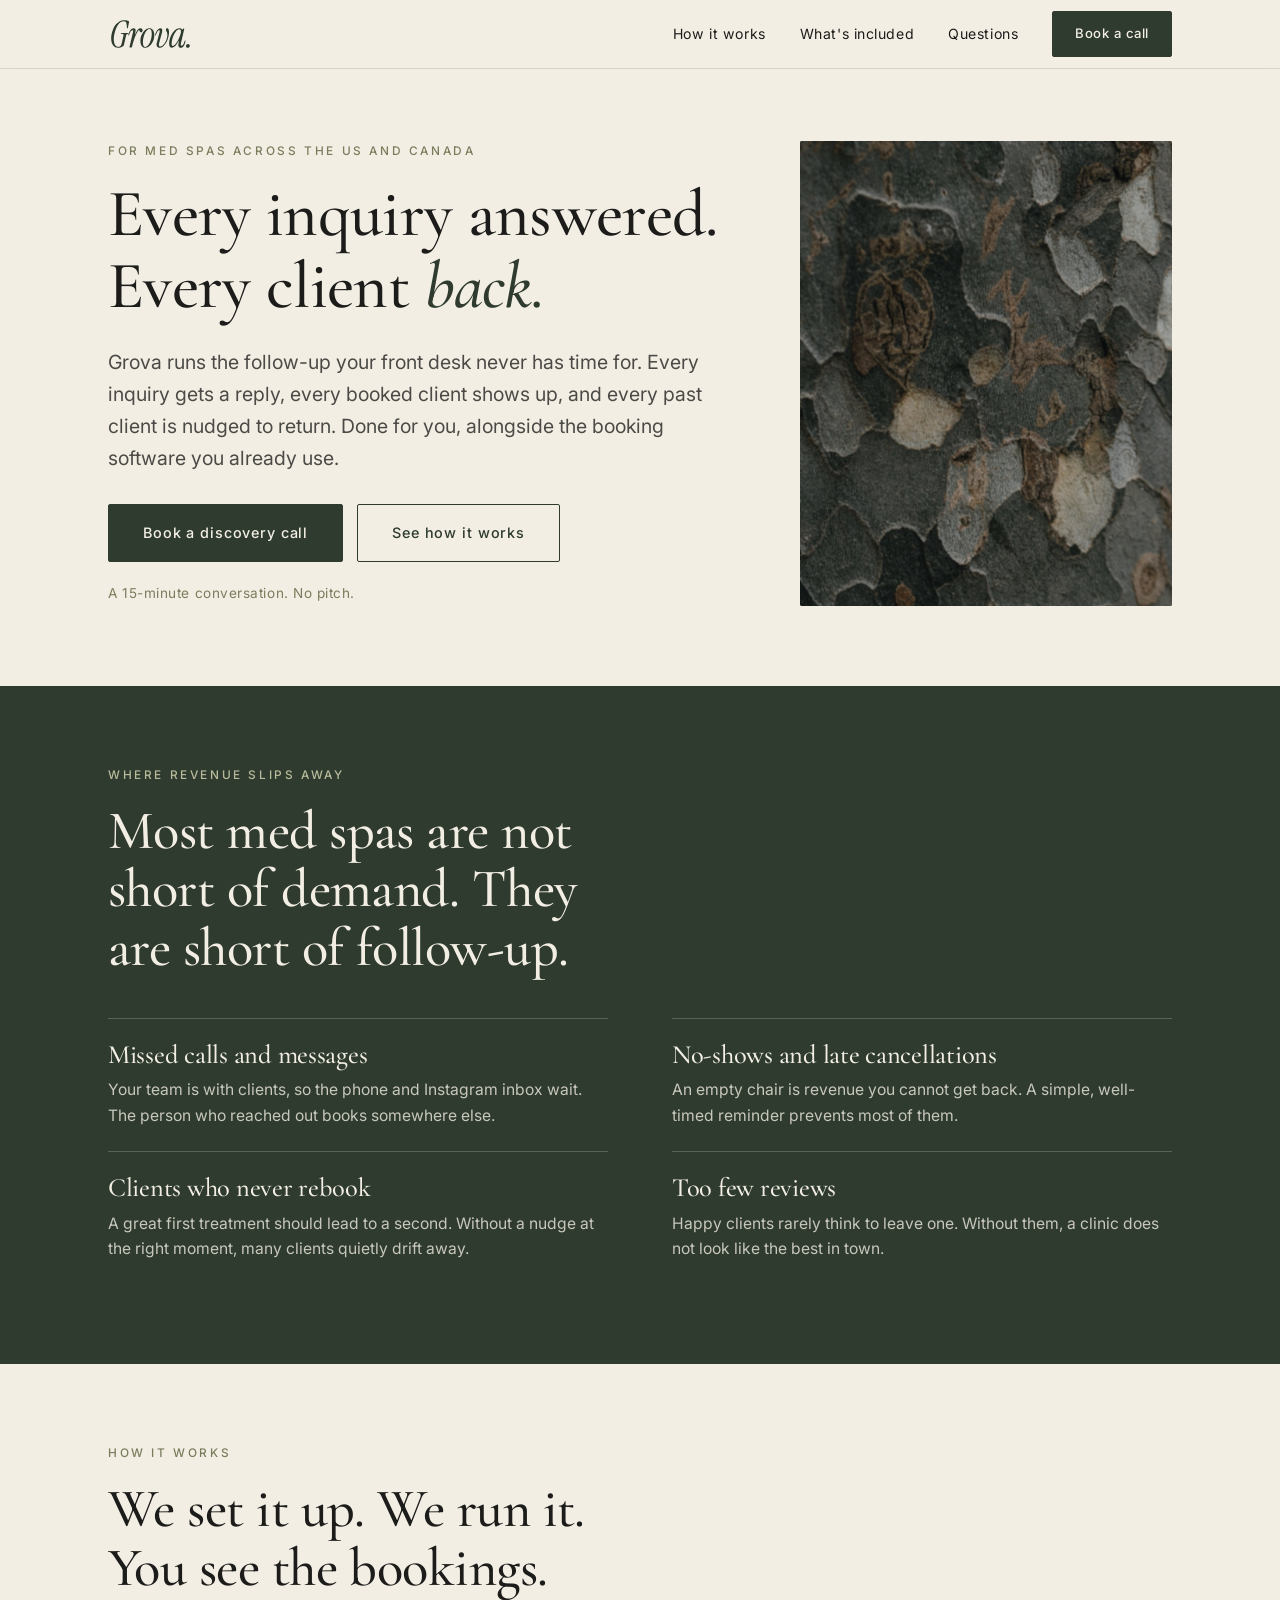
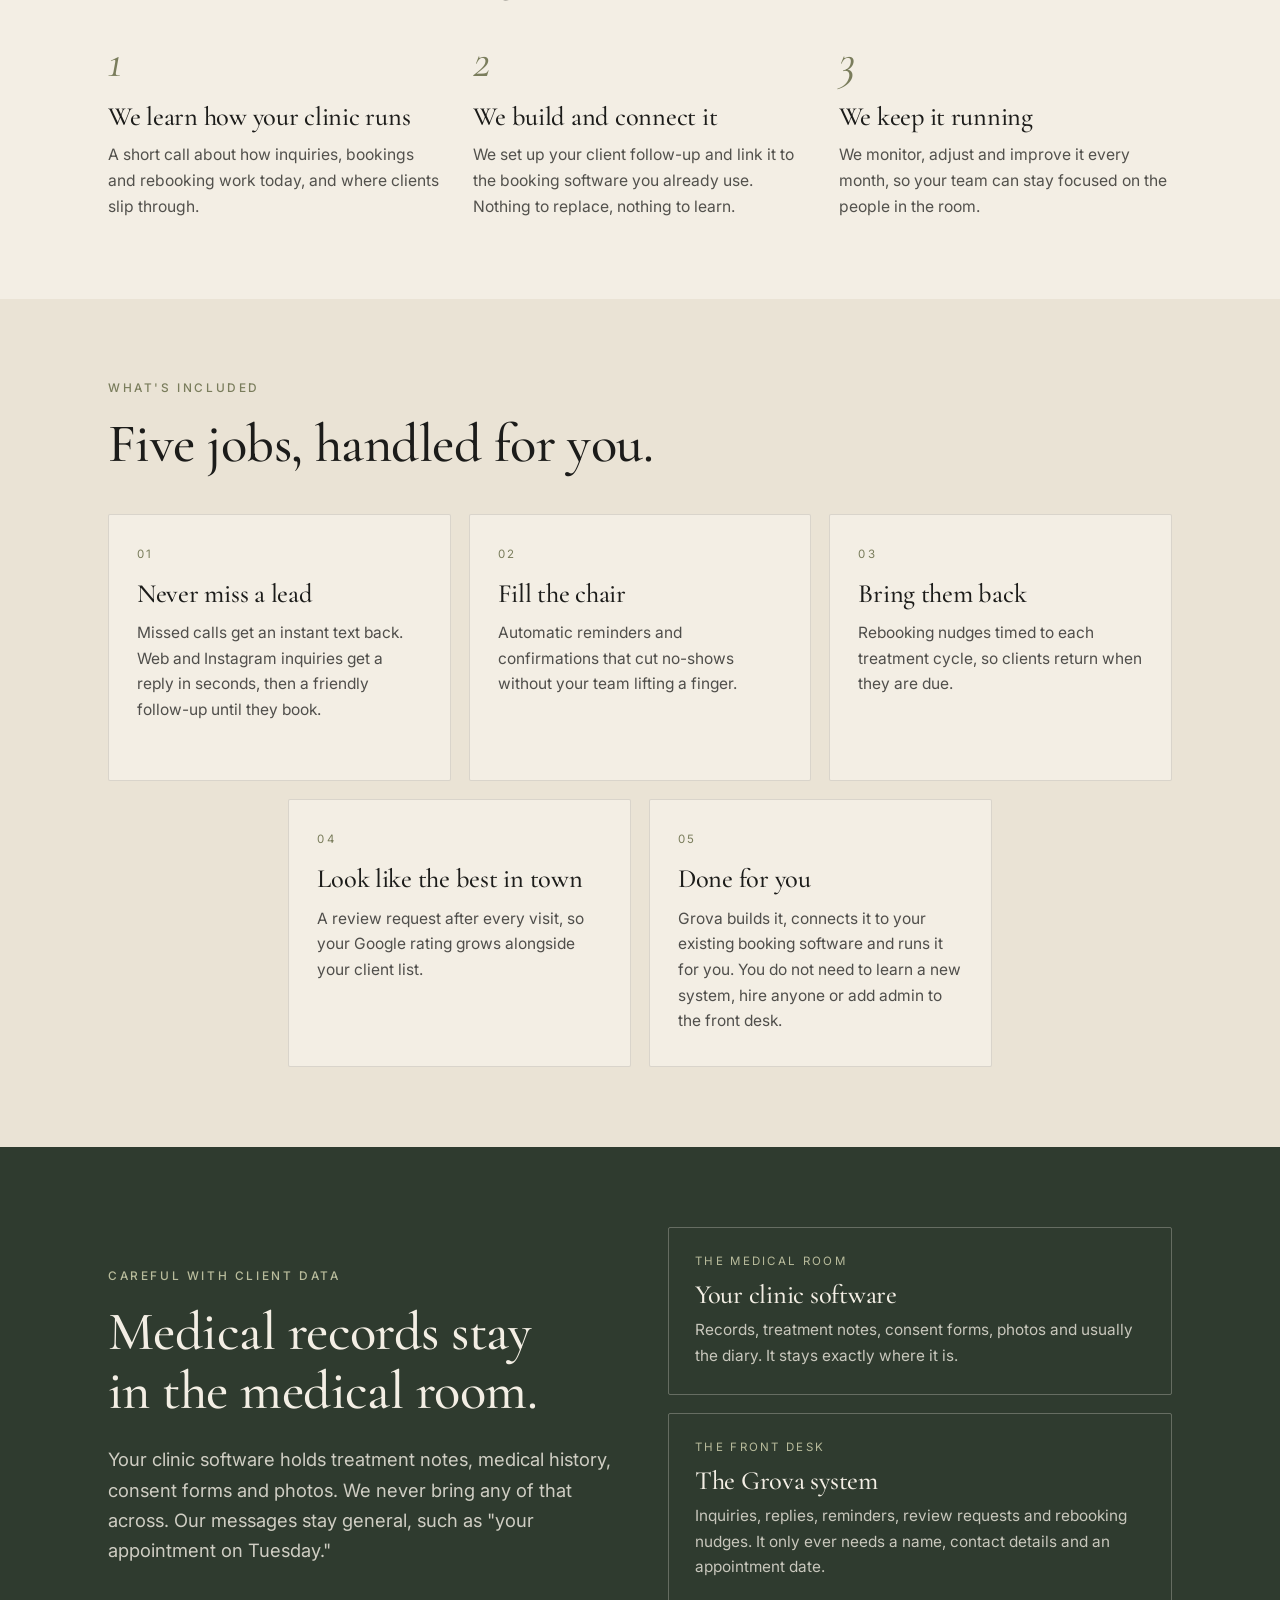
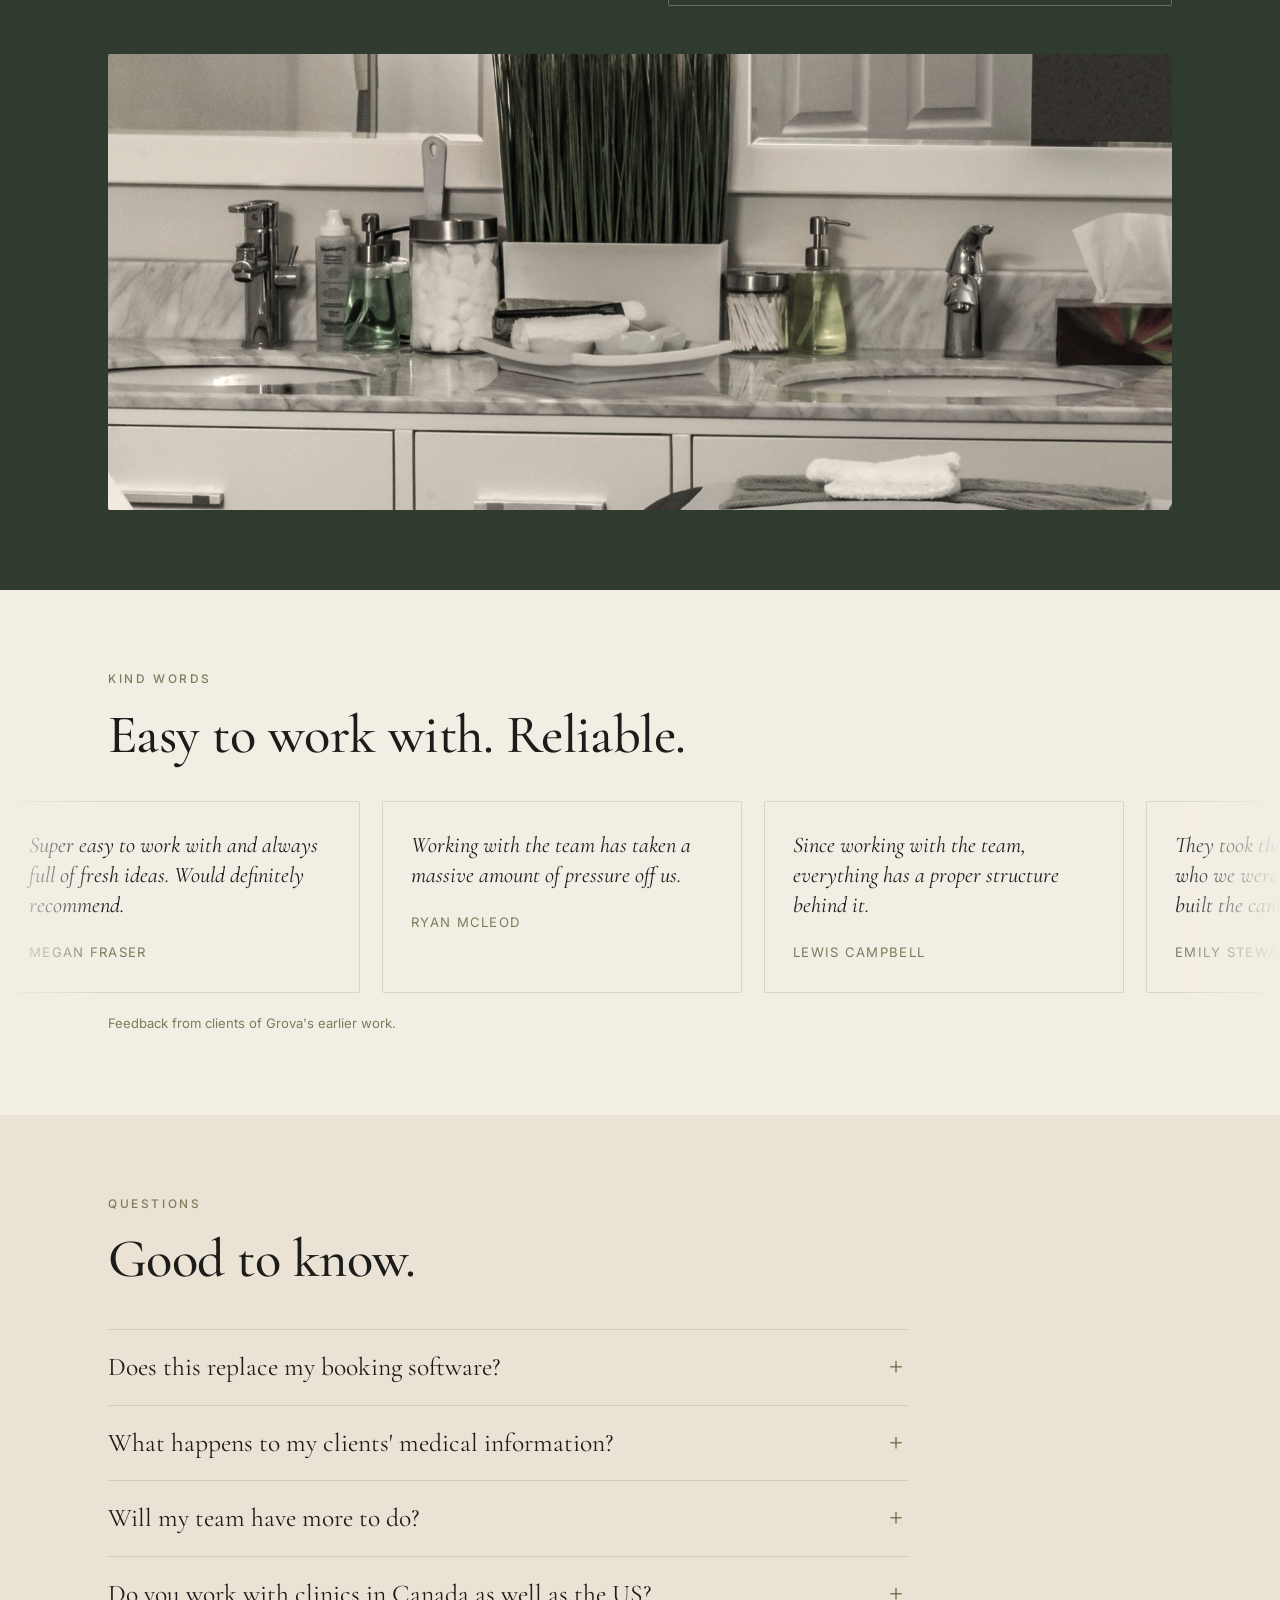
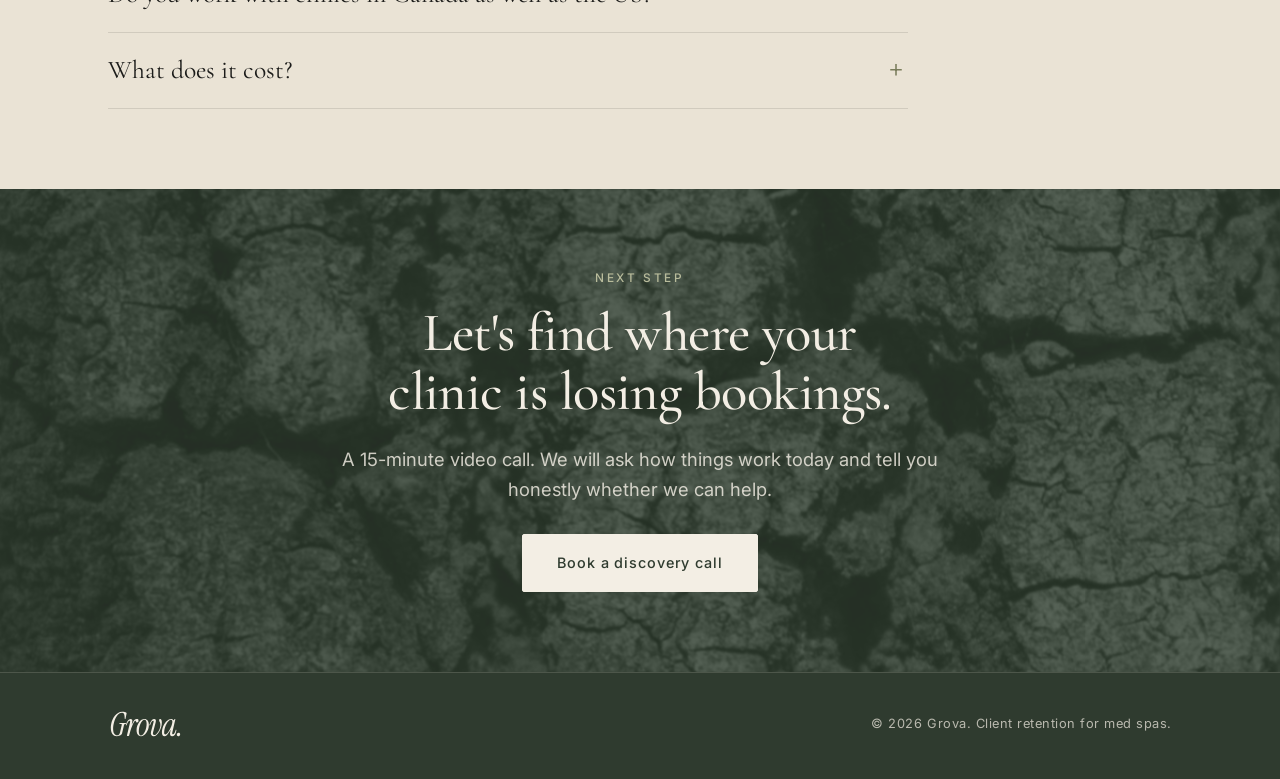
<file: index.html>
<!DOCTYPE html>
<html lang="en">
<head>
<meta charset="UTF-8" />
<meta name="viewport" content="width=device-width, initial-scale=1.0" />
<title>GROVA | Client retention for med spas</title>
<meta name="description" content="GROVA answers every inquiry, cuts no-shows and brings past clients back, so your med spa keeps the revenue it already earned. Done for you, alongside the booking software you already use." />
<link rel="icon" type="image/svg+xml" href="assets/grova-G-green-transparent.svg" />
<link rel="preconnect" href="https://fonts.googleapis.com" />
<link rel="preconnect" href="https://fonts.gstatic.com" crossorigin />
<link href="https://fonts.googleapis.com/css2?family=Cormorant+Garamond:ital,wght@0,400;0,500;0,600;1,400;1,500&family=Inter:wght@300;400;500&display=swap" rel="stylesheet" />
<script>document.documentElement.classList.add('js')</script>
<link rel="stylesheet" href="styles.css" />
</head>
<body>

<nav>
  <div class="wrap nav-inner">
    <a class="nav-logo" href="#top" aria-label="Grova home"><img src="assets/grova-wordmark-green.svg" alt="Grova." /></a>
    <div class="nav-links">
      <a href="#how">How it works</a>
      <a href="#included">What's included</a>
      <a href="#faq">Questions</a>
      <a class="btn" href="work-with-us.html">Book a call</a>
    </div>
  </div>
</nav>

<header class="hero" id="top">
  <div class="wrap hero-grid">
    <div>
      <p class="eyebrow">For med spas across the US and Canada</p>
      <h1>Every inquiry answered. Every client <em>back.</em></h1>
      <p class="lead">Grova runs the follow-up your front desk never has time for. Every inquiry gets a reply, every booked client shows up, and every past client is nudged to return. Done for you, alongside the booking software you already use.</p>
      <div class="btn-row">
        <a class="btn" href="work-with-us.html">Book a discovery call</a>
        <a class="btn ghost" href="#how">See how it works</a>
      </div>
      <p class="hero-note">A 15-minute conversation. No pitch.</p>
    </div>
    <div class="hero-img"><img src="assets/images/hero-plane-bark.jpg" alt="" data-parallax /></div>
  </div>
</header>

<section class="on-green" id="leaks">
  <div class="wrap">
    <div class="section-head">
      <p class="eyebrow">Where revenue slips away</p>
      <h2>Most med spas are not short of demand. They are short of follow-up.</h2>
    </div>
    <div class="leaks">
      <div class="leak">
        <h3>Missed calls and messages</h3>
        <p>Your team is with clients, so the phone and Instagram inbox wait. The person who reached out books somewhere else.</p>
      </div>
      <div class="leak">
        <h3>No-shows and late cancellations</h3>
        <p>An empty chair is revenue you cannot get back. A simple, well-timed reminder prevents most of them.</p>
      </div>
      <div class="leak">
        <h3>Clients who never rebook</h3>
        <p>A great first treatment should lead to a second. Without a nudge at the right moment, many clients quietly drift away.</p>
      </div>
      <div class="leak">
        <h3>Too few reviews</h3>
        <p>Happy clients rarely think to leave one. Without them, a clinic does not look like the best in town.</p>
      </div>
    </div>
  </div>
</section>

<section id="how">
  <div class="wrap">
    <div class="section-head">
      <p class="eyebrow">How it works</p>
      <h2>We set it up. We run it. You see the bookings.</h2>
    </div>
    <div class="steps">
      <div class="step">
        <div class="num">1</div>
        <h3>We learn how your clinic runs</h3>
        <p>A short call about how inquiries, bookings and rebooking work today, and where clients slip through.</p>
      </div>
      <div class="step">
        <div class="num">2</div>
        <h3>We build and connect it</h3>
        <p>We set up your client follow-up and link it to the booking software you already use. Nothing to replace, nothing to learn.</p>
      </div>
      <div class="step">
        <div class="num">3</div>
        <h3>We keep it running</h3>
        <p>We monitor, adjust and improve it every month, so your team can stay focused on the people in the room.</p>
      </div>
    </div>
  </div>
</section>

<section class="on-deep" id="included">
  <div class="wrap">
    <div class="section-head">
      <p class="eyebrow">What's included</p>
      <h2>Five jobs, handled for you.</h2>
    </div>
    <div class="cards">
      <div class="card">
        <p class="tag">01</p>
        <h3>Never miss a lead</h3>
        <p>Missed calls get an instant text back. Web and Instagram inquiries get a reply in seconds, then a friendly follow-up until they book.</p>
      </div>
      <div class="card">
        <p class="tag">02</p>
        <h3>Fill the chair</h3>
        <p>Automatic reminders and confirmations that cut no-shows without your team lifting a finger.</p>
      </div>
      <div class="card">
        <p class="tag">03</p>
        <h3>Bring them back</h3>
        <p>Rebooking nudges timed to each treatment cycle, so clients return when they are due.</p>
      </div>
      <div class="card">
        <p class="tag">04</p>
        <h3>Look like the best in town</h3>
        <p>A review request after every visit, so your Google rating grows alongside your client list.</p>
      </div>
      <div class="card">
        <p class="tag">05</p>
        <h3>Done for you</h3>
        <p>Grova builds it, connects it to your existing booking software and runs it for you. You do not need to learn a new system, hire anyone or add admin to the front desk.</p>
      </div>
    </div>
  </div>
</section>

<section class="on-green" id="privacy">
  <div class="wrap split">
    <div>
      <p class="eyebrow">Careful with client data</p>
      <h2>Medical records stay in the medical room.</h2>
      <p class="lead">Your clinic software holds treatment notes, medical history, consent forms and photos. We never bring any of that across. Our messages stay general, such as "your appointment on Tuesday."</p>
    </div>
    <div class="rooms">
      <div class="room">
        <p class="tag">The medical room</p>
        <h3>Your clinic software</h3>
        <p>Records, treatment notes, consent forms, photos and usually the diary. It stays exactly where it is.</p>
      </div>
      <div class="room">
        <p class="tag">The front desk</p>
        <h3>The Grova system</h3>
        <p>Inquiries, replies, reminders, review requests and rebooking nudges. It only ever needs a name, contact details and an appointment date.</p>
      </div>
    </div>
  </div>
  <div class="wrap">
    <div class="band-img"><img src="assets/images/treatment-room.jpg" alt="" loading="lazy" data-parallax /></div>
  </div>
</section>

<section class="reviews" id="reviews">
  <div class="wrap">
    <div class="section-head">
      <p class="eyebrow">Kind words</p>
      <h2>Easy to work with. Reliable.</h2>
    </div>
  </div>
  <div class="marquee">
    <div class="track" id="track">
      <div class="review"><p>Super easy to work with and always full of fresh ideas. Would definitely recommend.</p><div class="who">Megan Fraser</div></div>
      <div class="review"><p>Working with the team has taken a massive amount of pressure off us.</p><div class="who">Ryan McLeod</div></div>
      <div class="review"><p>Since working with the team, everything has a proper structure behind it.</p><div class="who">Lewis Campbell</div></div>
      <div class="review"><p>They took the time to understand who we were trying to reach and built the campaigns around that.</p><div class="who">Emily Stewart</div></div>    </div>
  </div>
  <div class="wrap">
    <p class="review-note">Feedback from clients of Grova's earlier work.</p>
  </div>
</section>

<section class="on-deep" id="faq">
  <div class="wrap">
    <div class="section-head">
      <p class="eyebrow">Questions</p>
      <h2>Good to know.</h2>
    </div>
    <div class="faq">
      <details>
        <summary>Does this replace my booking software?</summary>
        <p>No. Your booking software stays exactly as it is. Grova works alongside it, handling the conversations and follow-up around each booking.</p>
      </details>
      <details>
        <summary>What happens to my clients' medical information?</summary>
        <p>It stays in your clinic software. We keep treatment notes, medical history, consent forms and photos out of our system entirely, and our messages stay general.</p>
      </details>
      <details>
        <summary>Will my team have more to do?</summary>
        <p>Less. Grova sets everything up and runs it. Your team simply sees more booked appointments and fewer empty chairs.</p>
      </details>
      <details>
        <summary>Do you work with clinics in Canada as well as the US?</summary>
        <p>Yes. We work with med spas across both countries, and we follow the different texting and privacy rules in each.</p>
      </details>
      <details>
        <summary>What does it cost?</summary>
        <p>It depends on your clinic and what you need. We will talk it through on a short discovery call, so you only pay for what makes sense for you.</p>
      </details>
    </div>
  </div>
</section>

<section class="on-green cta" id="book">
  <div class="cta-bg" aria-hidden="true"></div>
  <div class="wrap">
    <p class="eyebrow">Next step</p>
    <h2>Let's find where your clinic is losing bookings.</h2>
    <p class="lead">A 15-minute video call. We will ask how things work today and tell you honestly whether we can help.</p>
    <div class="btn-row">
      <a class="btn light" href="work-with-us.html">Book a discovery call</a>
    </div>
  </div>
</section>

<footer>
  <div class="wrap foot">
    <img src="assets/grova-wordmark-cream.svg" alt="Grova." />
    <small>&copy; <span id="yr">2026</span> Grova. Client retention for med spas.</small>
  </div>
</footer>

<script>
  // Build a seamless slow-moving reviews loop
  (function () {
    var t = document.getElementById('track');
    if (t) t.innerHTML = t.innerHTML.repeat(4);
    var y = document.getElementById('yr');
    if (y) y.textContent = new Date().getFullYear();
  })();
</script>
<script src="site.js" defer></script>
</body>
</html>
</file>
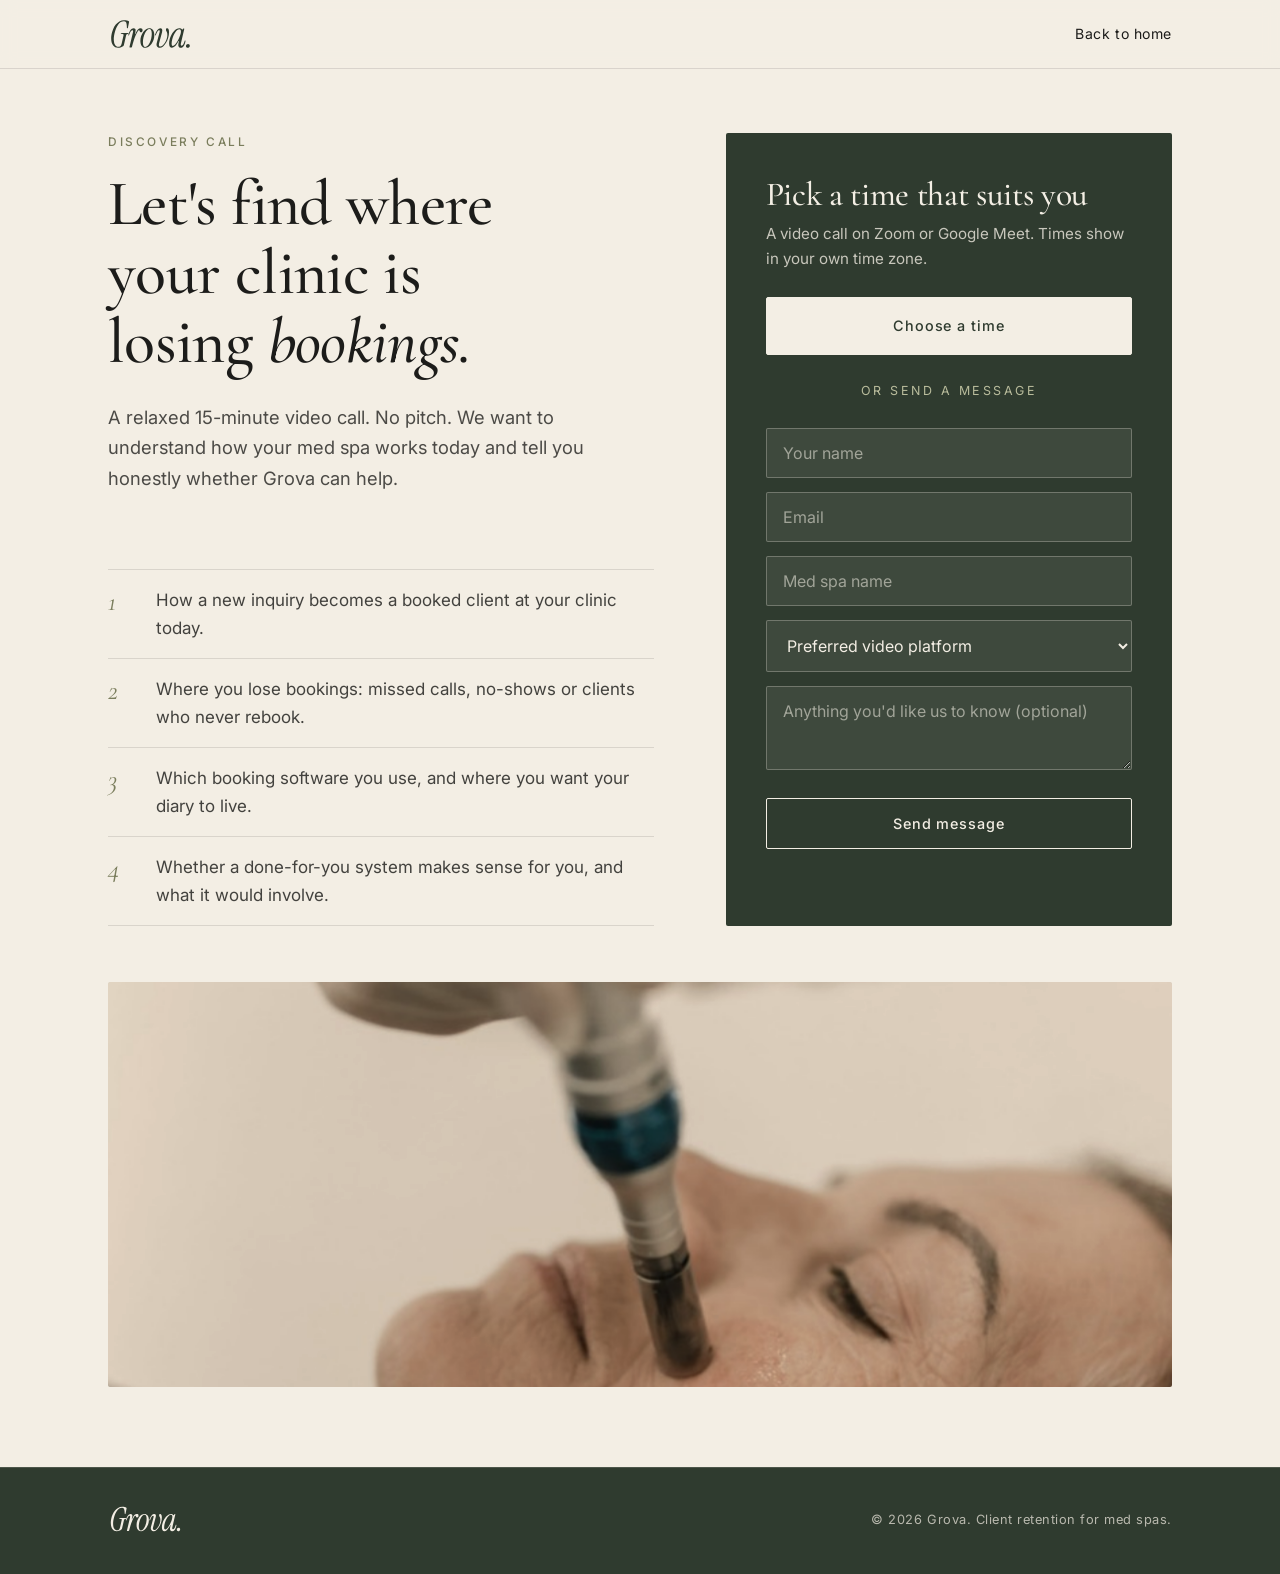
<file: work-with-us.html>
<!DOCTYPE html>
<html lang="en">
<head>
<meta charset="UTF-8" />
<meta name="viewport" content="width=device-width, initial-scale=1.0" />
<title>Book a discovery call | GROVA</title>
<meta name="description" content="Book a free 15-minute discovery call with GROVA and find out where your med spa is losing bookings." />
<link rel="icon" type="image/svg+xml" href="assets/grova-G-green-transparent.svg" />
<link rel="preconnect" href="https://fonts.googleapis.com" />
<link rel="preconnect" href="https://fonts.gstatic.com" crossorigin />
<link href="https://fonts.googleapis.com/css2?family=Cormorant+Garamond:ital,wght@0,400;0,500;0,600;1,400;1,500&family=Inter:wght@300;400;500&display=swap" rel="stylesheet" />
<script>document.documentElement.classList.add('js')</script>
<link rel="stylesheet" href="styles.css" />
</head>
<body>

<nav>
  <div class="wrap nav-inner">
    <a class="nav-logo" href="index.html" aria-label="Grova home"><img src="assets/grova-wordmark-green.svg" alt="Grova." /></a>
    <div class="nav-links">
      <a class="keep" href="index.html">Back to home</a>
    </div>
  </div>
</nav>

<main class="book">
  <div class="wrap book-grid">
    <div>
      <p class="eyebrow">Discovery call</p>
      <h1>Let's find where your clinic is losing <em>bookings.</em></h1>
      <p class="lead">A relaxed 15-minute video call. No pitch. We want to understand how your med spa works today and tell you honestly whether Grova can help.</p>
      <ul class="cover-list">
        <li><span class="n">1</span><p>How a new inquiry becomes a booked client at your clinic today.</p></li>
        <li><span class="n">2</span><p>Where you lose bookings: missed calls, no-shows or clients who never rebook.</p></li>
        <li><span class="n">3</span><p>Which booking software you use, and where you want your diary to live.</p></li>
        <li><span class="n">4</span><p>Whether a done-for-you system makes sense for you, and what it would involve.</p></li>
      </ul>
    </div>

    <aside class="form-card">
      <h2>Pick a time that suits you</h2>
      <p class="sub">A video call on Zoom or Google Meet. Times show in your own time zone.</p>
      <a class="btn light" id="calendly" href="https://calendly.com/grovasystems/15mins" target="_blank" rel="noopener">Choose a time</a>

      <p class="or">or send a message</p>

      <form id="contact-form">
        <div class="field"><input type="text" name="name" placeholder="Your name" required /></div>
        <div class="field"><input type="email" name="email" placeholder="Email" required /></div>
        <div class="field"><input type="text" name="business_name" placeholder="Med spa name" /></div>
        <div class="field">
          <select name="video_platform" aria-label="Preferred video platform">
            <option value="">Preferred video platform</option>
            <option>Zoom</option>
            <option>Google Meet</option>
          </select>
        </div>
        <div class="field"><textarea name="message" placeholder="Anything you'd like us to know (optional)"></textarea></div>
        <button class="btn light" type="submit" style="background:transparent;color:var(--cream);">Send message</button>
        <p class="status" id="status" role="status"></p>
      </form>
    </aside>
  </div>
  <div class="wrap">
    <div class="book-img"><img src="assets/images/facial-soft.jpg" alt="" loading="lazy" data-parallax /></div>
  </div>
</main>

<footer>
  <div class="wrap foot">
    <img src="assets/grova-wordmark-cream.svg" alt="Grova." />
    <small>&copy; <span id="yr">2026</span> Grova. Client retention for med spas.</small>
  </div>
</footer>

<script>
  document.getElementById('yr').textContent = new Date().getFullYear();

  // Same Google Sheet connector as the previous site
  var GROVA_SHEET_ENDPOINT = "https://script.google.com/macros/s/AKfycbykgVKS3wBSK1zUf6XFCDpu8iBi4UQC9FA9S51uCrNPZC596gGL3AzstrykTv9JxbSb/exec";

  document.getElementById('contact-form').addEventListener('submit', function (e) {
    e.preventDefault();
    var form = e.target;
    var status = document.getElementById('status');
    var btn = form.querySelector('button');
    var platform = form.video_platform.value;

    var data = new FormData();
    data.append('source', 'book-a-call');
    data.append('name', form.name.value);
    data.append('email', form.email.value);
    data.append('business_name', form.business_name.value);
    // The sheet has an "Interested In" column; the preferred video platform goes there
    data.append('interested_in', platform ? 'Video call: ' + platform : '');
    data.append('message', form.message.value);

    btn.disabled = true;
    status.textContent = 'Sending...';
    fetch(GROVA_SHEET_ENDPOINT, { method: 'POST', mode: 'no-cors', body: data })
      .then(function () {
        form.reset();
        status.textContent = 'Thank you. We will be in touch within one working day.';
        btn.disabled = false;
      })
      .catch(function () {
        status.textContent = 'Something went wrong. Please try again.';
        btn.disabled = false;
      });
  });
</script>
<script src="site.js" defer></script>
</body>
</html>
</file>
<file: styles.css>
/* GROVA: Apothecary Green */
:root {
  --cream: #F3EEE4;
  --cream-deep: #EAE3D5;
  --green: #2F3B2F;
  --ink: #1C1C1A;
  --olive: #7A7D5C;
  --line: rgba(28, 28, 26, 0.12);
  --serif: 'Cormorant Garamond', 'Times New Roman', serif;
  --sans: 'Inter', -apple-system, 'Helvetica Neue', Arial, sans-serif;
  --maxw: 1120px;
}

* { box-sizing: border-box; margin: 0; padding: 0; }
html { scroll-behavior: smooth; }
body {
  background: var(--cream);
  color: var(--ink);
  font-family: var(--sans);
  font-size: 17px;
  line-height: 1.65;
  -webkit-font-smoothing: antialiased;
}
img, svg { max-width: 100%; display: block; }
a { color: inherit; }

.wrap { width: 100%; max-width: var(--maxw); margin: 0 auto; padding: 0 28px; }

h1, h2, h3 { font-family: var(--serif); font-weight: 500; line-height: 1.08; letter-spacing: -0.01em; }
h1 { font-size: clamp(2.9rem, 6.4vw, 5.2rem); }
h2 { font-size: clamp(2.2rem, 4.4vw, 3.4rem); }
h3 { font-size: 1.65rem; }
em { font-style: italic; }

.eyebrow {
  font-family: var(--sans);
  font-size: 0.74rem;
  font-weight: 500;
  letter-spacing: 0.22em;
  text-transform: uppercase;
  color: var(--olive);
  margin-bottom: 16px;
}
.on-green .eyebrow { color: #B9BC9C; }
.lead { font-size: 1.15rem; max-width: 600px; color: rgba(28, 28, 26, 0.78); }
.on-green .lead { color: rgba(243, 238, 228, 0.82); }

/* Buttons */
.btn {
  display: inline-block;
  padding: 16px 34px;
  background: var(--green);
  color: var(--cream);
  border: 1px solid var(--green);
  font-family: var(--sans);
  font-size: 0.9rem;
  font-weight: 500;
  letter-spacing: 0.06em;
  text-decoration: none;
  cursor: pointer;
  border-radius: 2px;
  transition: background 0.25s, color 0.25s, border-color 0.25s;
}
.btn:hover { background: transparent; color: var(--green); }
.btn.ghost { background: transparent; color: var(--green); border-color: var(--green); }
.btn.ghost:hover { background: var(--green); color: var(--cream); }
.btn.light { background: var(--cream); color: var(--green); border-color: var(--cream); }
.btn.light:hover { background: transparent; color: var(--cream); }
.btn-row { display: flex; gap: 14px; flex-wrap: wrap; margin-top: 30px; }

/* Nav */
nav {
  position: sticky; top: 0; z-index: 20;
  background: rgba(243, 238, 228, 0.92);
  backdrop-filter: blur(8px);
  border-bottom: 1px solid var(--line);
}
.nav-inner { display: flex; align-items: center; justify-content: space-between; height: 68px; }
.nav-logo img { height: 34px; width: auto; }
.nav-links { display: flex; align-items: center; gap: 34px; }
.nav-links a { text-decoration: none; font-size: 0.88rem; letter-spacing: 0.04em; }
.nav-links a:not(.btn):hover { color: var(--olive); }
.nav-links .btn { padding: 11px 22px; font-size: 0.82rem; }

/* Sections */
section { padding: 80px 0; }
.on-green { background: var(--green); color: var(--cream); }
.on-deep { background: var(--cream-deep); }
.section-head { max-width: 720px; margin-bottom: 40px; }

/* Hero */
.hero { padding: 72px 0 80px; }
.hero h1 { max-width: 880px; }
.hero h1 em { color: var(--green); }
.hero .lead { margin-top: 24px; font-size: 1.22rem; }
.hero-note { margin-top: 20px; font-size: 0.85rem; color: var(--olive); letter-spacing: 0.04em; }

/* Imagery */
.hero-grid { display: grid; grid-template-columns: 1.25fr 0.75fr; gap: 72px; align-items: center; }
.hero h1 { font-size: clamp(2.7rem, 5.2vw, 4.6rem); }
.hero-img { position: relative; aspect-ratio: 4 / 5; overflow: hidden; border-radius: 2px; background: var(--green); }
.hero-img img { width: 100%; height: 100%; object-fit: cover; filter: saturate(0.8) contrast(0.95); }
.hero-img::after { content: ''; position: absolute; inset: 0; background: var(--green); mix-blend-mode: soft-light; opacity: 0.35; }
.band-img { margin-top: 48px; aspect-ratio: 21 / 9; overflow: hidden; border-radius: 2px; position: relative; }
.band-img img { width: 100%; height: 100%; object-fit: cover; object-position: 62% 38%; transform: scale(1.22); transform-origin: 85% 38%; filter: saturate(0.75) sepia(0.12); }
.band-img::after { content: ''; position: absolute; inset: 0; background: var(--green); mix-blend-mode: soft-light; opacity: 0.35; }
.book-img { margin-top: 56px; aspect-ratio: 21 / 8; overflow: hidden; border-radius: 2px; position: relative; }
.book-img img { width: 100%; height: 100%; object-fit: cover; object-position: 50% 32%; filter: saturate(0.8) sepia(0.1); }
.book-img::after { content: ''; position: absolute; inset: 0; background: var(--green); mix-blend-mode: soft-light; opacity: 0.2; }
.cta { position: relative; overflow: hidden; }
.cta-bg { position: absolute; inset: 0; background: url('assets/images/cta-bark-bw.jpg') center / cover; opacity: 0.22; mix-blend-mode: luminosity; }
.cta .wrap { position: relative; }

/* Leak list */
.leaks { display: grid; grid-template-columns: repeat(2, 1fr); gap: 0 64px; }
.leak { padding: 22px 0; border-top: 1px solid rgba(243, 238, 228, 0.22); }
.leak h3 { margin-bottom: 8px; }
.leak p { color: rgba(243, 238, 228, 0.78); font-size: 0.98rem; }

/* Steps */
.steps { display: grid; grid-template-columns: repeat(3, 1fr); gap: 32px; }
.step .num { font-family: var(--serif); font-style: italic; font-size: 3rem; color: var(--olive); line-height: 1; margin-bottom: 18px; }
.step h3 { margin-bottom: 10px; }
.step p { color: rgba(28, 28, 26, 0.75); font-size: 0.98rem; }

/* Cards */
.cards { display: grid; grid-template-columns: repeat(6, 1fr); grid-auto-rows: 1fr; gap: 18px; }
.cards .card { grid-column: span 2; }
.cards .card:nth-child(4) { grid-column: 2 / span 2; }
.cards .card:nth-child(5) { grid-column: 4 / span 2; }
.card {
  background: var(--cream);
  border: 1px solid var(--line);
  padding: 30px 28px 32px;
  border-radius: 2px;
  transition: transform 0.35s ease, border-color 0.35s ease, box-shadow 0.35s ease, background 0.35s ease;
}
.card { position: relative; overflow: hidden; }
.card::before { content: ''; position: absolute; left: 0; top: 0; height: 2px; width: 0; background: var(--olive); transition: width 0.5s ease; }
.card .tag { transition: color 0.3s, letter-spacing 0.4s; }
.card h3 { transition: transform 0.35s ease; }
.js .card.reveal.in.done:hover, .card:hover { transform: translateY(-8px); border-color: var(--olive); box-shadow: 0 22px 44px rgba(47, 59, 47, 0.12); background: #F7F3EA; }
.card:hover::before { width: 100%; }
.card:hover .tag { color: var(--green); letter-spacing: 0.3em; }
.card:hover h3 { transform: translateX(4px); }
.card .tag { font-size: 0.72rem; letter-spacing: 0.2em; text-transform: uppercase; color: var(--olive); margin-bottom: 16px; }
.card h3 { margin-bottom: 12px; }
.card p { font-size: 0.97rem; color: rgba(28, 28, 26, 0.76); }

/* Two systems */
.split { display: grid; grid-template-columns: 1fr 1fr; gap: 56px; align-items: center; }
.rooms { display: grid; gap: 18px; }
.room { border: 1px solid rgba(243, 238, 228, 0.28); padding: 24px 26px 26px; border-radius: 2px; }
.room .tag { font-size: 0.72rem; letter-spacing: 0.2em; text-transform: uppercase; color: #B9BC9C; margin-bottom: 10px; }
.room h3 { margin-bottom: 8px; }
.room p { color: rgba(243, 238, 228, 0.78); font-size: 0.96rem; }
.split h2 { margin-bottom: 24px; }

/* Reviews marquee */
.reviews { padding: 80px 0; overflow: hidden; }
.reviews .section-head { margin-bottom: 36px; }
.marquee { overflow: hidden; -webkit-mask-image: linear-gradient(90deg, transparent, #000 8%, #000 92%, transparent); mask-image: linear-gradient(90deg, transparent, #000 8%, #000 92%, transparent); }
.track { display: flex; gap: 22px; width: max-content; animation: slide 150s linear infinite; }
.marquee:hover .track { animation-play-state: paused; }
@keyframes slide { to { transform: translateX(calc(-50% - 11px)); } }
.review { width: 360px; flex-shrink: 0; background: var(--cream); border: 1px solid var(--line); padding: 28px; border-radius: 2px; }
.review p { font-family: var(--serif); font-size: 1.4rem; line-height: 1.35; font-style: italic; margin-bottom: 22px; }
.review .who { font-size: 0.82rem; letter-spacing: 0.1em; text-transform: uppercase; color: var(--olive); }
.review-note { margin-top: 20px; font-size: 0.82rem; color: var(--olive); }

/* FAQ */
.faq { max-width: 800px; }
.faq details { border-top: 1px solid var(--line); padding: 4px 0; }
.faq details:last-child { border-bottom: 1px solid var(--line); }
.faq summary {
  list-style: none; cursor: pointer; padding: 18px 40px 18px 0; position: relative;
  font-family: var(--serif); font-size: 1.6rem; line-height: 1.2;
}
.faq summary::-webkit-details-marker { display: none; }
.faq summary::after { content: '+'; position: absolute; right: 4px; top: 16px; font-family: var(--sans); font-weight: 300; font-size: 1.6rem; color: var(--olive); transition: transform 0.25s; }
.faq details[open] summary::after { transform: rotate(45deg); }
.faq details p { padding: 0 40px 26px 0; color: rgba(28, 28, 26, 0.78); }

/* Final CTA */
.cta { text-align: center; }
.cta h2 { max-width: 760px; margin: 0 auto 22px; }
.cta .lead { margin: 0 auto; }
.cta .btn-row { justify-content: center; }

/* Footer */
footer { background: var(--green); color: rgba(243, 238, 228, 0.7); padding: 36px 0 40px; border-top: 1px solid rgba(243, 238, 228, 0.15); }
.foot { display: flex; justify-content: space-between; align-items: center; gap: 24px; flex-wrap: wrap; }
.foot img { height: 30px; width: auto; }
.foot small { font-size: 0.8rem; letter-spacing: 0.04em; }

/* Landing page */
.book { padding: 64px 0 80px; }
.book-grid { display: grid; grid-template-columns: 1.1fr 0.9fr; gap: 72px; align-items: stretch; }
.book-grid > div:first-child { display: flex; flex-direction: column; }
.book-grid > div:first-child .cover-list { margin-top: auto; padding-top: 30px; }
.book h1 { font-size: clamp(2.6rem, 5vw, 4.2rem); margin-bottom: 26px; }
.cover-list { list-style: none; margin-top: 30px; }
.cover-list li { padding: 16px 0; border-top: 1px solid var(--line); display: flex; gap: 20px; }
.cover-list li:last-child { border-bottom: 1px solid var(--line); }
.cover-list .n { font-family: var(--serif); font-style: italic; font-size: 1.7rem; color: var(--olive); line-height: 1.2; min-width: 28px; }
.cover-list p { color: rgba(28, 28, 26, 0.82); }
.form-card { background: var(--green); color: var(--cream); padding: 44px 40px 46px; border-radius: 2px; }
.form-card h2 { font-size: 2.1rem; margin-bottom: 8px; }
.form-card .sub { color: rgba(243, 238, 228, 0.78); font-size: 0.95rem; margin-bottom: 26px; }
.form-card .btn { width: 100%; text-align: center; }
.or { text-align: center; font-size: 0.78rem; letter-spacing: 0.2em; text-transform: uppercase; color: #B9BC9C; margin: 26px 0; }
.field { margin-bottom: 14px; }
.field input, .field select, .field textarea {
  width: 100%; padding: 14px 16px; background: rgba(243, 238, 228, 0.08);
  border: 1px solid rgba(243, 238, 228, 0.28); color: var(--cream);
  font-family: var(--sans); font-size: 0.95rem; border-radius: 2px;
}
.field select option { color: var(--ink); }
.field input::placeholder, .field textarea::placeholder { color: rgba(243, 238, 228, 0.55); }
.field input:focus, .field select:focus, .field textarea:focus { outline: none; border-color: var(--cream); }
.field textarea { min-height: 84px; resize: vertical; }
.form-card button.btn { margin-top: 6px; }
.form-card button.btn:hover { background: transparent; color: var(--cream); }
.status { margin-top: 14px; font-size: 0.9rem; min-height: 1.2em; }

@media (prefers-reduced-motion: reduce) {
  .track { animation: none; }
  html { scroll-behavior: auto; }
}

@media (max-width: 900px) {
  section { padding: 84px 0; }
  .hero { padding: 72px 0 84px; }
  .leaks, .steps, .cards, .split, .book-grid, .hero-grid { grid-template-columns: 1fr; }
  .hero-grid { gap: 48px; }
  .hero-img { aspect-ratio: 16 / 10; }
  .band-img { margin-top: 48px; aspect-ratio: 4 / 3; }
  .cards .card, .cards .card:nth-child(4), .cards .card:nth-child(5) { grid-column: auto; }
  .cards { grid-auto-rows: auto; }
  .split, .book-grid { gap: 36px; }
  .nav-links a:not(.btn) { display: none; }
  .review { width: 300px; padding: 28px; }
  .review p { font-size: 1.25rem; }
  .form-card { padding: 34px 26px 36px; }
}

/* Mobile refinements */
html { -webkit-text-size-adjust: 100%; }
.field input, .field select, .field textarea { font-size: 16px; } /* stops iOS zooming on focus */
.nav-links a:not(.btn) { padding: 8px 0; }

@media (max-width: 900px) {
  .wrap { padding: 0 22px; }
  section { padding: 56px 0; }
  .hero { padding: 44px 0 52px; }
  .hero .lead { font-size: 1.1rem; margin-top: 24px; }
  .btn-row { flex-direction: column; margin-top: 30px; }
  .btn-row .btn { width: 100%; text-align: center; }
  .cta .btn-row { align-items: stretch; }
  .nav-inner { height: 60px; }
  .nav-logo img { height: 28px; }
  .nav-links .btn { padding: 10px 18px; }
  .section-head { margin-bottom: 28px; }
  .eyebrow { margin-bottom: 16px; font-size: 0.7rem; }
  .leak { padding: 22px 0; }
  .step .num { font-size: 2.4rem; margin-bottom: 12px; }
  .steps { gap: 32px; }
  .card { padding: 28px 24px 30px; }
  .cards { gap: 16px; }
  .room { padding: 24px 22px 26px; }
  .reviews { padding: 56px 0; }
  .faq summary { font-size: 1.35rem; padding: 20px 36px 20px 0; }
  .faq summary::after { top: 18px; }
  .faq details p { padding-right: 0; }
  .band-img { margin-top: 40px; }
  .foot { flex-direction: column; align-items: flex-start; gap: 18px; }

  /* Book page: put the booking card straight after the intro */
  .book { padding: 44px 0 64px; }
  .book-grid { display: flex; flex-direction: column; gap: 0; }
  .book-grid > div:first-child { display: contents; }
  .book-grid .form-card { order: 2; margin-top: 32px; }
  .book-grid .cover-list { order: 3; margin-top: 44px; padding-top: 0; }
  .book h1 { margin-bottom: 18px; }
  .book-img { margin-top: 40px; aspect-ratio: 4 / 3; }
}

@media (max-width: 400px) {
  h1 { font-size: 2.55rem; }
  h2 { font-size: 2rem; }
}

h1, h2, h3 { text-wrap: balance; }
@media (max-width: 900px) {
  .nav-links a.keep { display: inline-block; font-size: 0.85rem; }
}


/* Hover motion */
.room { transition: transform 0.35s ease, border-color 0.35s ease, background 0.35s ease; }
.js .room.reveal.in.done:hover, .room:hover { transform: translateY(-5px); border-color: rgba(243, 238, 228, 0.6); background: rgba(243, 238, 228, 0.04); }
.leak h3 { transition: transform 0.35s ease; }
.leak:hover h3 { transform: translateX(8px); }
.step .num { transition: transform 0.4s ease, color 0.3s; }
.step:hover .num { transform: translateY(-4px); color: var(--green); }
.review { transition: transform 0.35s ease, border-color 0.35s ease, box-shadow 0.35s ease; }
.review:hover { transform: translateY(-6px); border-color: var(--olive); box-shadow: 0 18px 36px rgba(47, 59, 47, 0.1); }
.btn { transition: background 0.25s, color 0.25s, border-color 0.25s, transform 0.25s, box-shadow 0.25s; }
.btn:hover { transform: translateY(-2px); box-shadow: 0 10px 22px rgba(47, 59, 47, 0.18); }
.hero-img, .band-img, .book-img { transition: box-shadow 0.5s ease; }
.hero-img:hover, .band-img:hover, .book-img:hover { box-shadow: 0 26px 50px rgba(28, 28, 26, 0.18); }

/* Images: slight scroll drift plus a slow hero float */
.hero-img img { transform: translate3d(0, var(--py, 0px), 0) scale(1.12); transition: filter 0.6s ease; }
.band-img img { transform: translate3d(0, var(--py, 0px), 0) scale(1.22); }
.book-img img { transform: translate3d(0, var(--py, 0px), 0) scale(1.1); }
@keyframes drift { 0%, 100% { transform: translateY(0); } 50% { transform: translateY(-10px); } }
@keyframes fadein { from { opacity: 0; } to { opacity: 1; } }
.js .hero-img { animation: fadein 1.2s ease 0.3s both, drift 9s ease-in-out 1.6s infinite; }

/* Scroll reveal */
.js .reveal { opacity: 0; transform: translateY(26px); transition: opacity 0.9s cubic-bezier(0.2, 0.7, 0.2, 1) var(--d, 0ms), transform 0.9s cubic-bezier(0.2, 0.7, 0.2, 1) var(--d, 0ms); }
.js .reveal.in { opacity: 1; }
.js .reveal.in { transform: translateY(0); }
.js .reveal.in.done { transform: none; }
.js .reveal.in.done { transition: opacity 0.3s, transform 0.35s ease, border-color 0.35s ease, box-shadow 0.35s ease, background 0.35s ease; transition-delay: 0s; }
.js .marquee.reveal { transform: none; }

@media (prefers-reduced-motion: reduce) {
  .js .reveal { opacity: 1; transform: none; transition: none; }
  .js .hero-img { animation: none; }
  .btn:hover, .card:hover, .room:hover, .review:hover { transform: none; }
}
</file>
